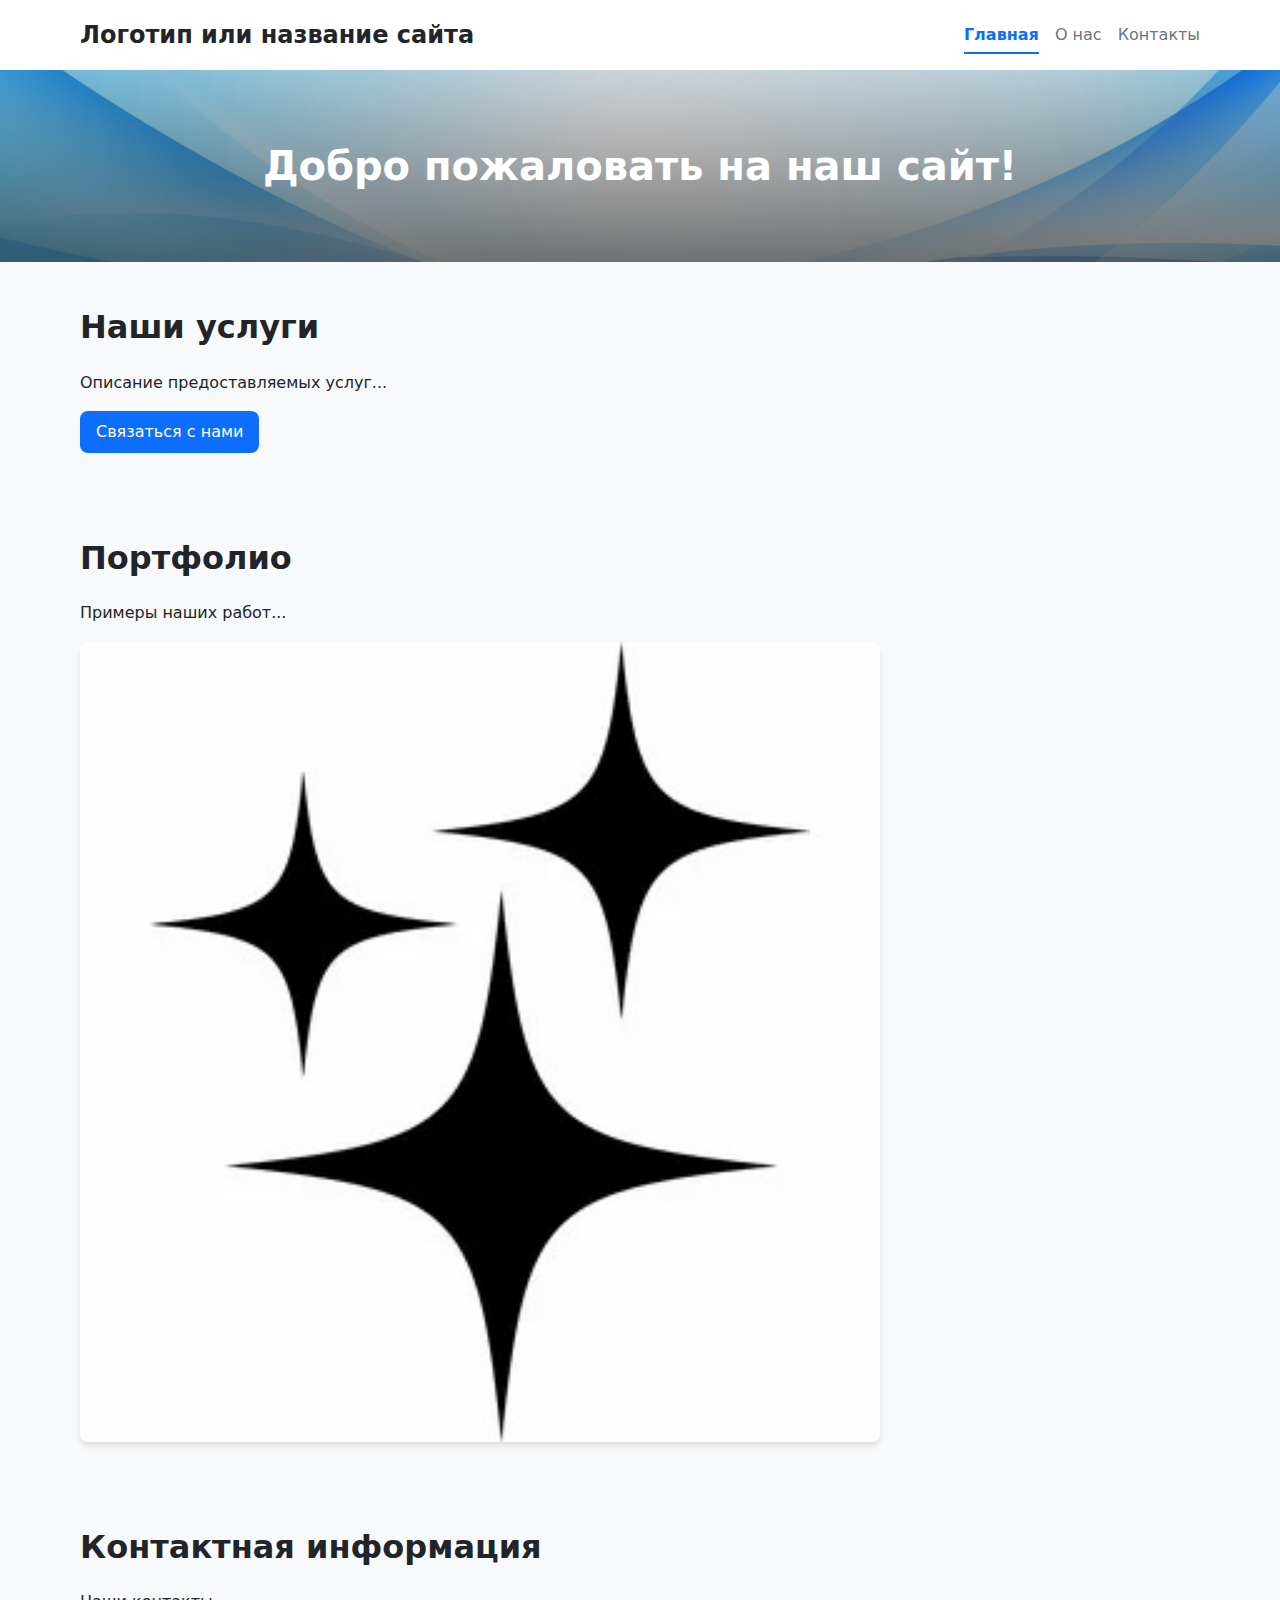
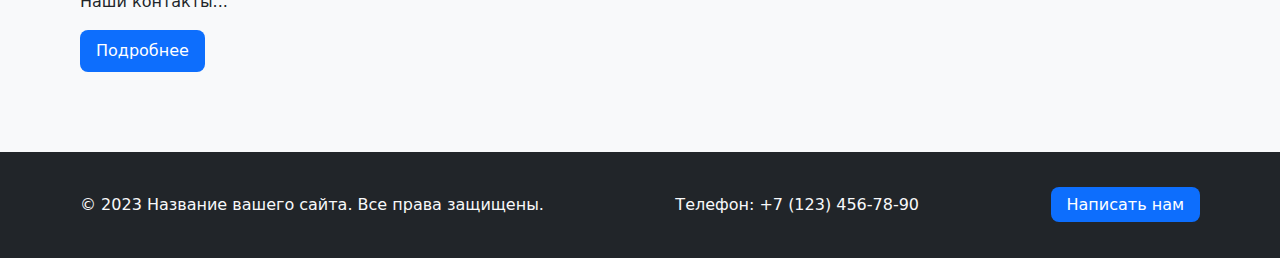
<file: index.html>
<!DOCTYPE html>
<html lang="ru">
<head>
 <meta charset="UTF-8">
 <meta name="viewport" content="width=device-width, initial-scale=1.0">
 <title>Главная - Мой сайт</title>
 <meta name="description" content="Краткое описание главной страницы моего сайта">
 <link rel="icon" href="assets/favicon.ico" type="image/x-icon">
<!-- Подключение таблицы стилей и скрипта -->
 <link rel="stylesheet" href="styles.css">
 <script src="main.js" defer></script>
</head>
<body>
<!-- Шапка сайта -->
<header class="site-header">
 <div class="container">
  <a class="site-header__brand" href="/">Логотип или название сайта</a>
  <!-- Главное меню навигации -->
  <nav class="site-nav" aria-label="Основная навигация">
   <ul class="site-nav__list">
    <li class="site-nav__item"><a class="site-nav__link site-nav__link--active" href="index.html">Главная</a></li>
    <li class="site-nav__item"><a class="site-nav__link" href="about.html">О нас</a></li>
    <li class="site-nav__item"><a class="site-nav__link" href="contacts.html">Контакты</a></li>
   </ul>
  </nav>
 </div>
</header>
<!-- Уникальное основное содержимое страницы -->
<main>
 <!-- Секция-герой с фоновым изображением -->
 <section class="hero">
  <div class="container">
   <h1 class="hero__title">Добро пожаловать на наш сайт!</h1>
  </div>
 </section>

 <div class="container">
  <!-- Секция 1 с якорем -->
  <section id="services" class="section">
   <h2 class="section__title">Наши услуги</h2>
   <p>Описание предоставляемых услуг...</p>
   <a href="#contacts" class="button">Связаться с нами</a> <!-- Якорная ссылка внутри страницы -->
  </section>
  <!-- Секция 2 с якорем -->
  <section id="portfolio" class="section">
   <h2 class="section__title">Портфолио</h2>
   <p>Примеры наших работ...</p>
   <!-- Responsive-изображение -->
   <picture>
    <source type="image/webp" srcset="assets/img/card.jpg">
    <img class="portfolio__image" src="assets/img/card.jpg" alt="Пример работы из портфолио" width="800" height="600" loading="lazy">
   </picture>
  </section>
  <!-- Секция 3 с якорем -->
  <section id="contacts" class="section">
   <h2 class="section__title">Контактная информация</h2>
   <p>Наши контакты...</p>
   <a href="contacts.html" class="button">Подробнее</a> <!-- Ссылка на отдельную страницу -->
  </section>
 </div>
</main>
<!-- Подвал сайта -->
<footer class="site-footer">
 <div class="container">
  <p>&copy; 2023 Название вашего сайта. Все права защищены.</p>
  <p>Телефон: +7 (123) 456-78-90</p>
  <!-- Кнопка для открытия модального окна -->
  <button id="openDialog" type="button" class="button">Написать нам</button>
 </div>
</footer> 
<!-- Модальное окно с формой обратной связи -->
<dialog id="contactDialog" class="modal" aria-labelledby="dialogTitle">
 <h2 id="dialogTitle" class="modal__title">Обратная связь</h2>
 <form id="contactForm" class="form" method="dialog" novalidate>
  <div class="form__group">
   <label class="form__label" for="name">Имя</label>
   <input class="form__input" id="name" name="name" type="text" required minlength="2" autocomplete="given-name">
  </div>
  <div class="form__group">
   <label class="form__label" for="email">E-mail</label>
   <input class="form__input" id="email" name="email" type="email" required autocomplete="email">
  </div>
  <div class="form__group">
   <label class="form__label" for="phone">Телефон</label>
   <input class="form__input" id="phone" name="phone" type="tel" inputmode="tel" autocomplete="tel" aria-describedby="phoneHelp" placeholder="+7 (___) ___-__-__" required pattern="^\+7 \(\d{3}\) \d{3}-\d{2}-\d{2}$">
   <small id="phoneHelp" class="form__help">Формат: +7 (900) 000-00-00</small>
  </div>
  <div class="form__group">
   <label class="form__label" for="date">Дата</label>
   <input class="form__input" id="date" name="date" type="date">
  </div>
  <div class="form__group">
   <label class="form__label" for="topic">Тема</label>
   <select class="form__input" id="topic" name="topic" required>
    <option value="">Выберите тему</option>
    <option>Вопрос</option>
    <option>Заказ</option>
   </select>
  </div>
  <div class="form__group">
   <label class="form__label" for="message">Сообщение</label>
   <textarea class="form__input" id="message" name="message" rows="4" required></textarea>
  </div>
  <div class="form-actions">
   <button type="button" id="closeDialog" class="button button--secondary">Закрыть</button>
   <button type="submit" class="button">Отправить</button>
  </div>
 </form>
</dialog>
</body>
</html>
</file>
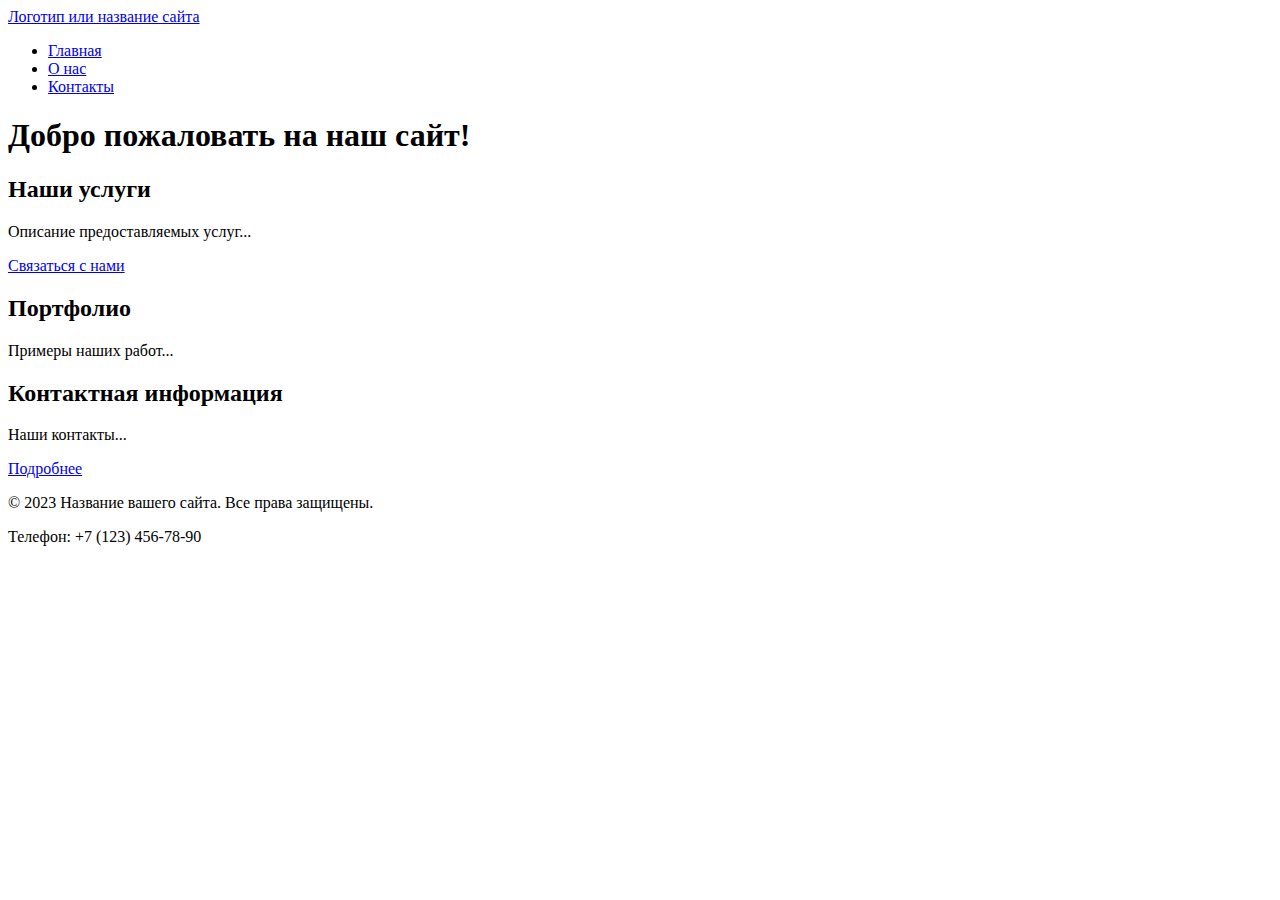
<file: src/index.html>
<!DOCTYPE html>
<html lang="ru">
<head>
 <meta charset="UTF-8">
 <meta name="viewport" content="width=device-width, initial-scale=1.0">
 <title>Главная - Название вашего сайта</title>
 <meta name="description" content="Краткое описание главной страницы вашего сайта">
 <link rel="icon" href="assets/favicon.ico" type="image/x-icon">
</head>
<body>
 <!-- Шапка сайта -->
 <header>
 <a href="/">Логотип или название сайта</a>
 <!-- Главное меню навигации -->
 <nav>
 <ul>
 <li><a href="index.html">Главная</a></li>
 <li><a href="about.html">О нас</a></li>
 <li><a href="contacts.html">Контакты</a></li>
 </ul>
 </nav>
 </header>
 <!-- Уникальное основное содержимое страницы -->
 <main>
 <h1>Добро пожаловать на наш сайт!</h1>
 <!-- Секция 1 с якорем -->
 <section id="services">
 <h2>Наши услуги</h2>
 <p>Описание предоставляемых услуг...</p>
 <a href="#contacts">Связаться с нами</a> <!-- Якорная ссылка внутри страницы -->
 </section>
 <!-- Секция 2 с якорем -->
 <section id="portfolio">
 <h2>Портфолио</h2>
 <p>Примеры наших работ...</p>
 </section>
 <!-- Секция 3 с якорем -->
 <section id="contacts">
 <h2>Контактная информация</h2>
 <p>Наши контакты...</p>
 <a href="contacts.html">Подробнее</a> <!-- Ссылка на отдельную страницу -->
 </section>
 </main>
 <!-- Подвал сайта -->
 <footer>
 <p>&copy; 2023 Название вашего сайта. Все права защищены.</p>
 <p>Телефон: +7 (123) 456-78-90</p>
 </footer>
</body>
</html>
</file>
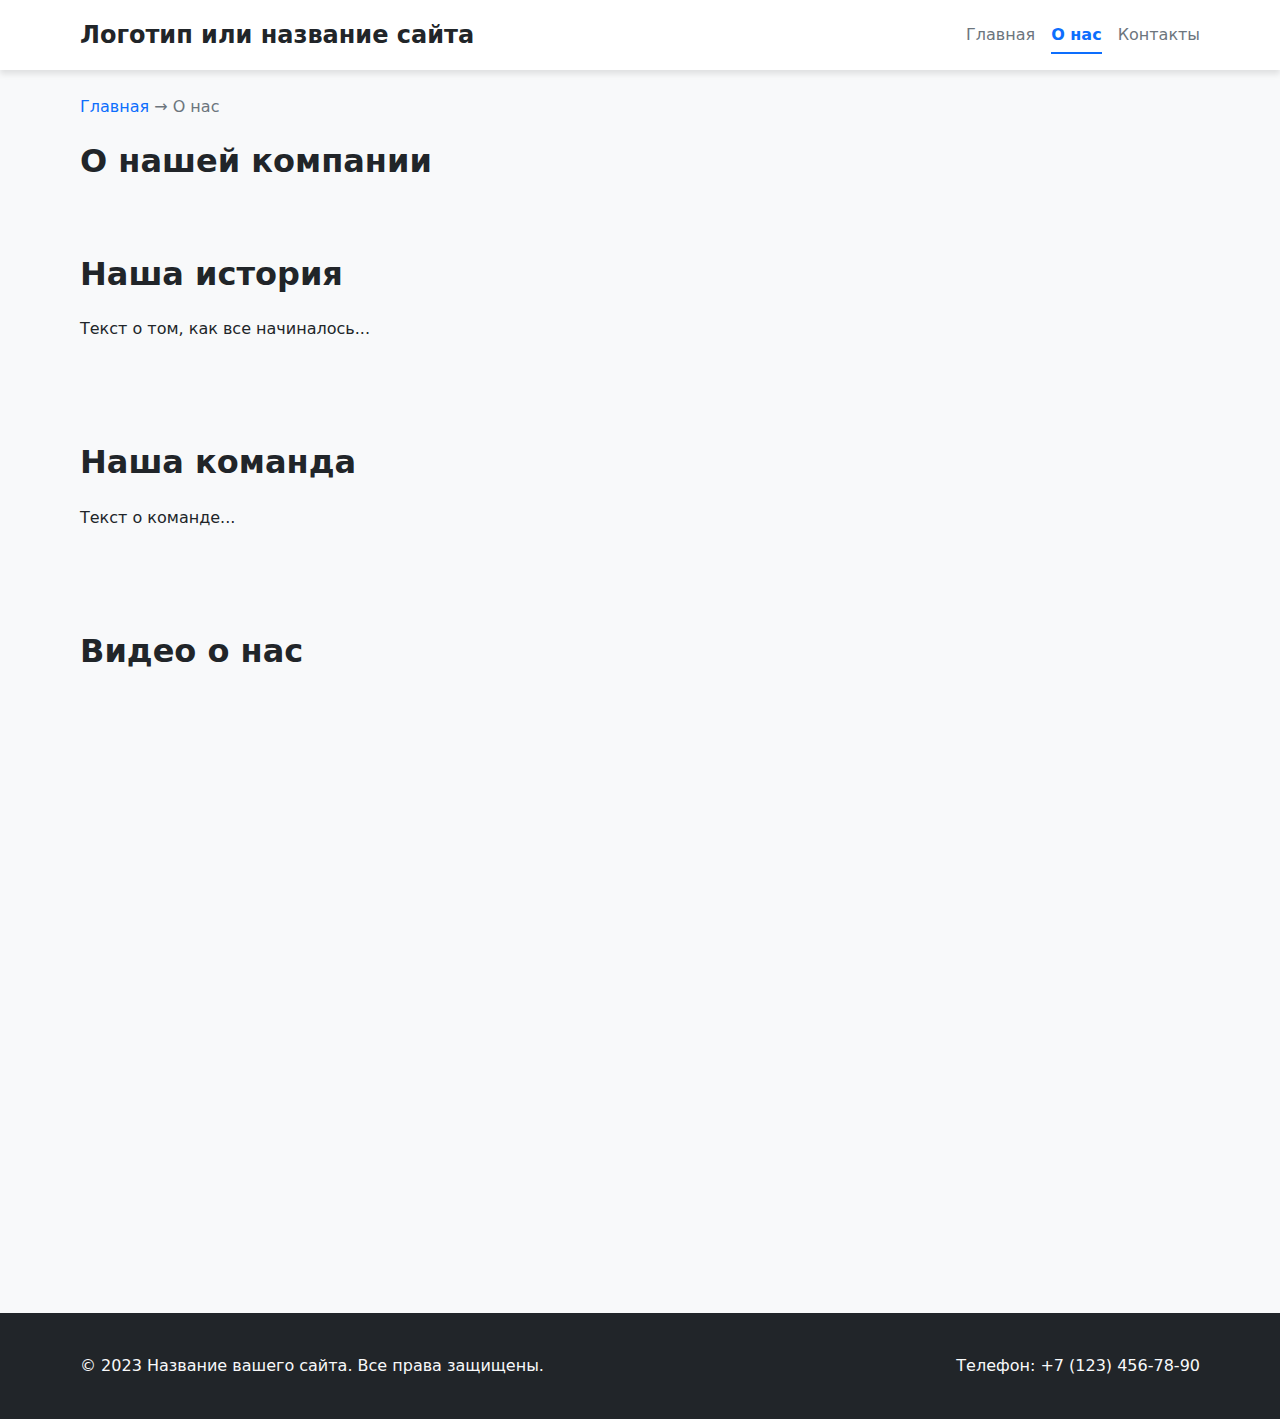
<file: about.html>
<!DOCTYPE html>
<html lang="ru">
<head>
 <meta charset="UTF-8">
 <meta name="viewport" content="width=device-width, initial-scale=1.0">
 <title>О нас - Мой сайт</title>
 <meta name="description" content="Краткое описание раздела О нас">
 <link rel="icon" href="assets/favicon.ico" type="image/x-icon">
<!-- Подключение таблицы стилей и скрипта -->
 <link rel="stylesheet" href="styles.css">
 <script src="main.js" defer></script>
</head>
<body>
<header class="site-header">
 <div class="container">
  <a class="site-header__brand" href="/">Логотип или название сайта</a>
  <!-- Главное меню навигации -->
  <nav class="site-nav" aria-label="Основная навигация">
   <ul class="site-nav__list">
    <li class="site-nav__item"><a class="site-nav__link" href="index.html">Главная</a></li>
    <li class="site-nav__item"><a class="site-nav__link site-nav__link--active" href="about.html">О нас</a></li>
    <li class="site-nav__item"><a class="site-nav__link" href="contacts.html">Контакты</a></li>
   </ul>
  </nav>
 </div>
</header>
<main class="container">
 <!-- Простые "хлебные крошки" -->
 <nav class="breadcrumbs" aria-label="Хлебные крошки">
  <a class="breadcrumbs__link" href="index.html">Главная</a> →
  <span class="breadcrumbs__current">О нас</span>
 </nav>
 <h1 class="page-title">О нашей компании</h1>
 <section class="section">
  <h2 class="section__title">Наша история</h2>
  <p>Текст о том, как все начиналось...</p>
 </section>
 <section class="section">
  <h2 class="section__title">Наша команда</h2>
  <p>Текст о команде...</p>
 </section>
 <!-- Новая секция с видео -->
 <section class="section">
  <h2 class="section__title">Видео о нас</h2>
  <div class="media">
   <iframe
    src="https://rutube.ru/play/embed/c78727b527bf53cb59c4b278b585b5a3"
    title="Видео о проекте"
    allow="autoplay; encrypted-media; picture-in-picture; web-share"
    allowfullscreen loading="lazy"></iframe>
  </div>
 </section>
</main>
<footer class="site-footer">
 <div class="container">
  <p>&copy; 2023 Название вашего сайта. Все права защищены.</p>
  <p>Телефон: +7 (123) 456-78-90</p>
 </div>
</footer>
</body>
</html>
</file>
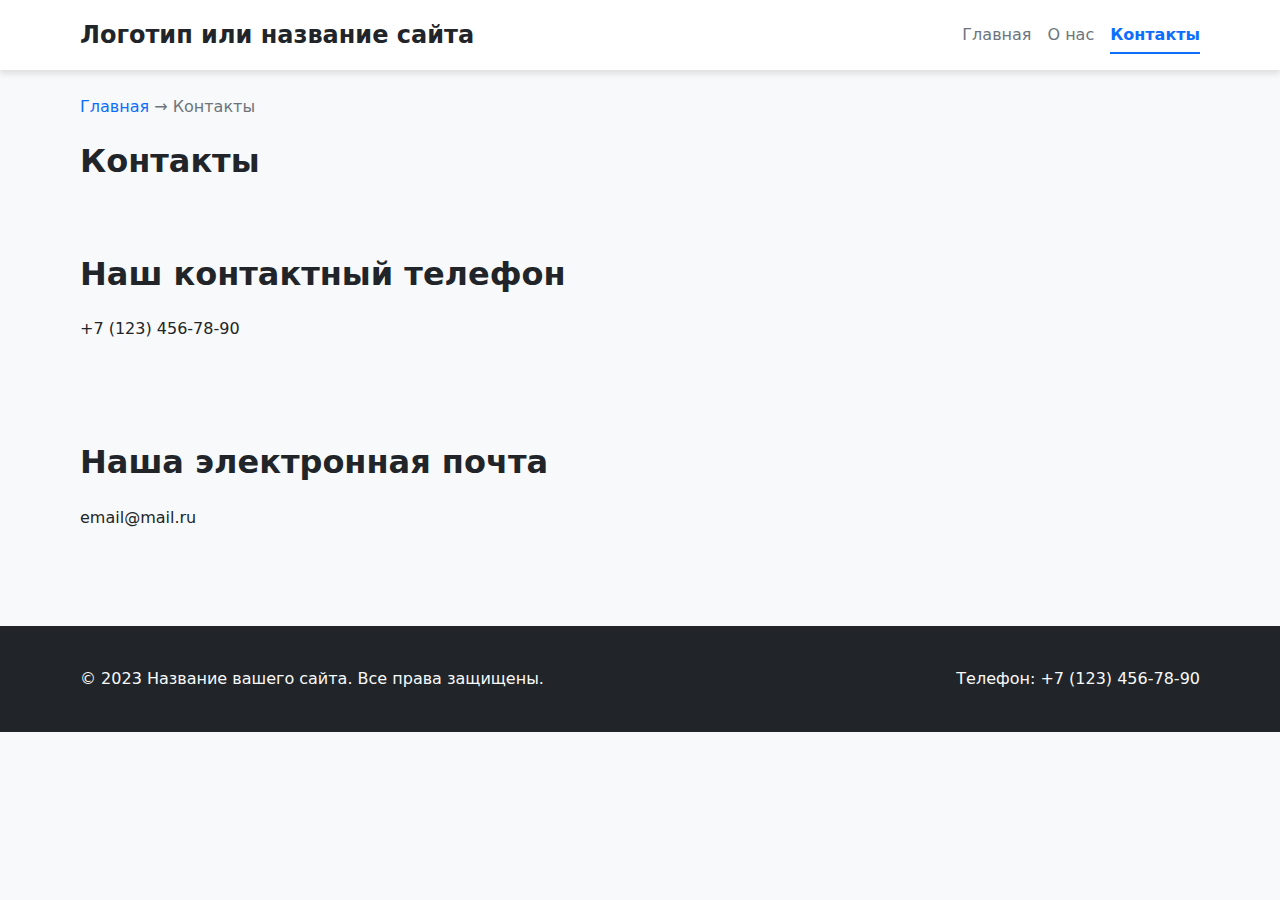
<file: contacts.html>
<!DOCTYPE html>
<html lang="ru">
<head>
 <meta charset="UTF-8">
 <meta name="viewport" content="width=device-width, initial-scale=1.0">
 <title>Контакты моего сайта</title>
 <meta name="description" content="Краткое описание контактов моего сайта">
 <link rel="icon" href="assets/favicon.ico" type="image/x-icon">
<!-- Подключение таблицы стилей и скрипта -->
 <link rel="stylesheet" href="styles.css">
 <script src="main.js" defer></script>
</head>
<body>
<header class="site-header">
 <div class="container">
  <a class="site-header__brand" href="/">Логотип или название сайта</a>
  <!-- Главное меню навигации -->
  <nav class="site-nav" aria-label="Основная навигация">
   <ul class="site-nav__list">
    <li class="site-nav__item"><a class="site-nav__link" href="index.html">Главная</a></li>
    <li class="site-nav__item"><a class="site-nav__link" href="about.html">О нас</a></li>
    <li class="site-nav__item"><a class="site-nav__link site-nav__link--active" href="contacts.html">Контакты</a></li>
   </ul>
  </nav>
 </div>
</header>
<main class="container">
 <!-- Простые "хлебные крошки" -->
 <nav class="breadcrumbs" aria-label="Хлебные крошки">
  <a class="breadcrumbs__link" href="index.html">Главная</a> →
  <span class="breadcrumbs__current">Контакты</span>
 </nav>
 <h1 class="page-title">Контакты</h1>
 <section class="section">
  <h2 class="section__title">Наш контактный телефон</h2>
  <p>+7 (123) 456-78-90</p>
 </section>
 <section class="section">
  <h2 class="section__title">Наша электронная почта</h2>
  <p>email@mail.ru</p>
 </section>
</main>
<footer class="site-footer">
 <div class="container">
  <p>&copy; 2023 Название вашего сайта. Все права защищены.</p>
  <p>Телефон: +7 (123) 456-78-90</p>
 </div>
</footer>
</body>
</html>
</file>
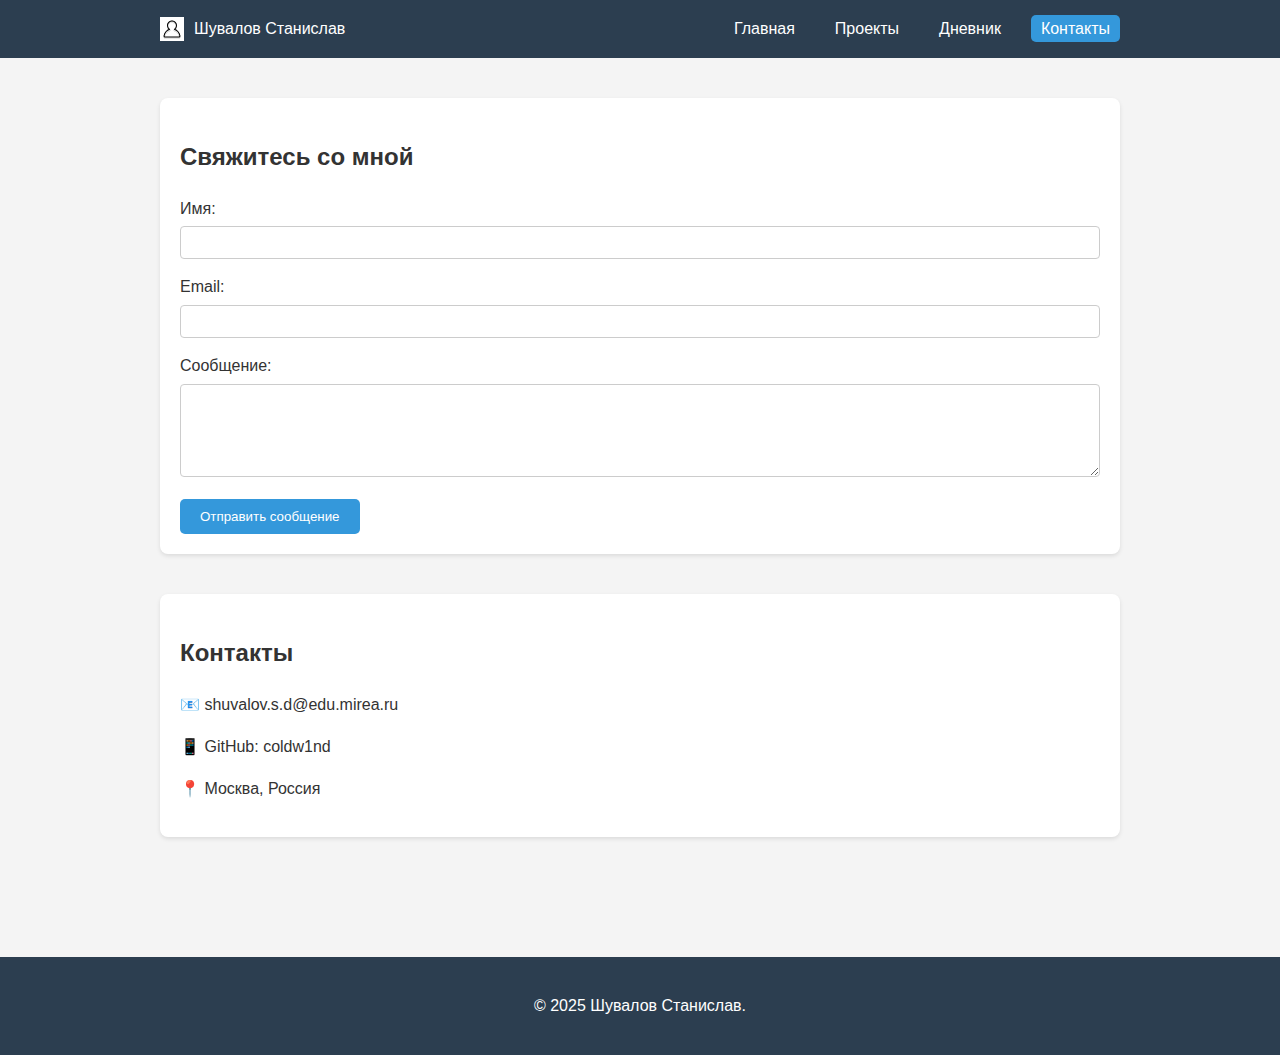
<file: pages/contacts.html>
<!DOCTYPE html>
<html lang="ru">
<head>
    <meta charset="UTF-8">
    <meta name="viewport" content="width=device-width, initial-scale=1.0">
    <title>Контакты</title>
    <link rel="stylesheet" href="../styles/styles.css">
</head>
<body>
    <header class="header">
        <div class="container">
            <div class="header-content">
                <div class="logo">
                    <img src="../images/icons/profile-icon.svg" alt="Логотип">
                    <span>Шувалов Станислав</span>
                </div>
                <nav class="nav">
                    <ul>
                        <li><a href="../index.html">Главная</a></li>
                        <li><a href="projects.html">Проекты</a></li>
                        <li><a href="diary.html">Дневник</a></li>
                        <li><a href="contacts.html" class="active">Контакты</a></li>
                    </ul>
                </nav>
            </div>
        </div>
    </header>
    <main class="main">
        <div class="container">
            <section class="contact-form-section">
                <h2>Свяжитесь со мной</h2>
                <form id="contact-form" class="contact-form">
                    <div class="form-group"><label for="name">Имя:</label><input type="text" id="name" name="name" required></div>
                    <div class="form-group"><label for="email">Email:</label><input type="email" id="email" name="email" required></div>
                    <div class="form-group"><label for="message">Сообщение:</label><textarea id="message" name="message" rows="5" required></textarea></div>
                    <button type="submit" class="btn">Отправить сообщение</button>
                </form>
            </section>
            <section class="contact-info">
                <h2>Контакты</h2>
                <p>📧 shuvalov.s.d@edu.mirea.ru</p>
                <p>📱 GitHub: coldw1nd</p>
                <p>📍 Москва, Россия</p>
            </section>
        </div>
    </main>
    <footer class="footer">
        <div class="container"><p>© 2025 Шувалов Станислав.</p></div>
    </footer>
    <script src="../scripts/script.js"></script>
</body>
</html>
</file>
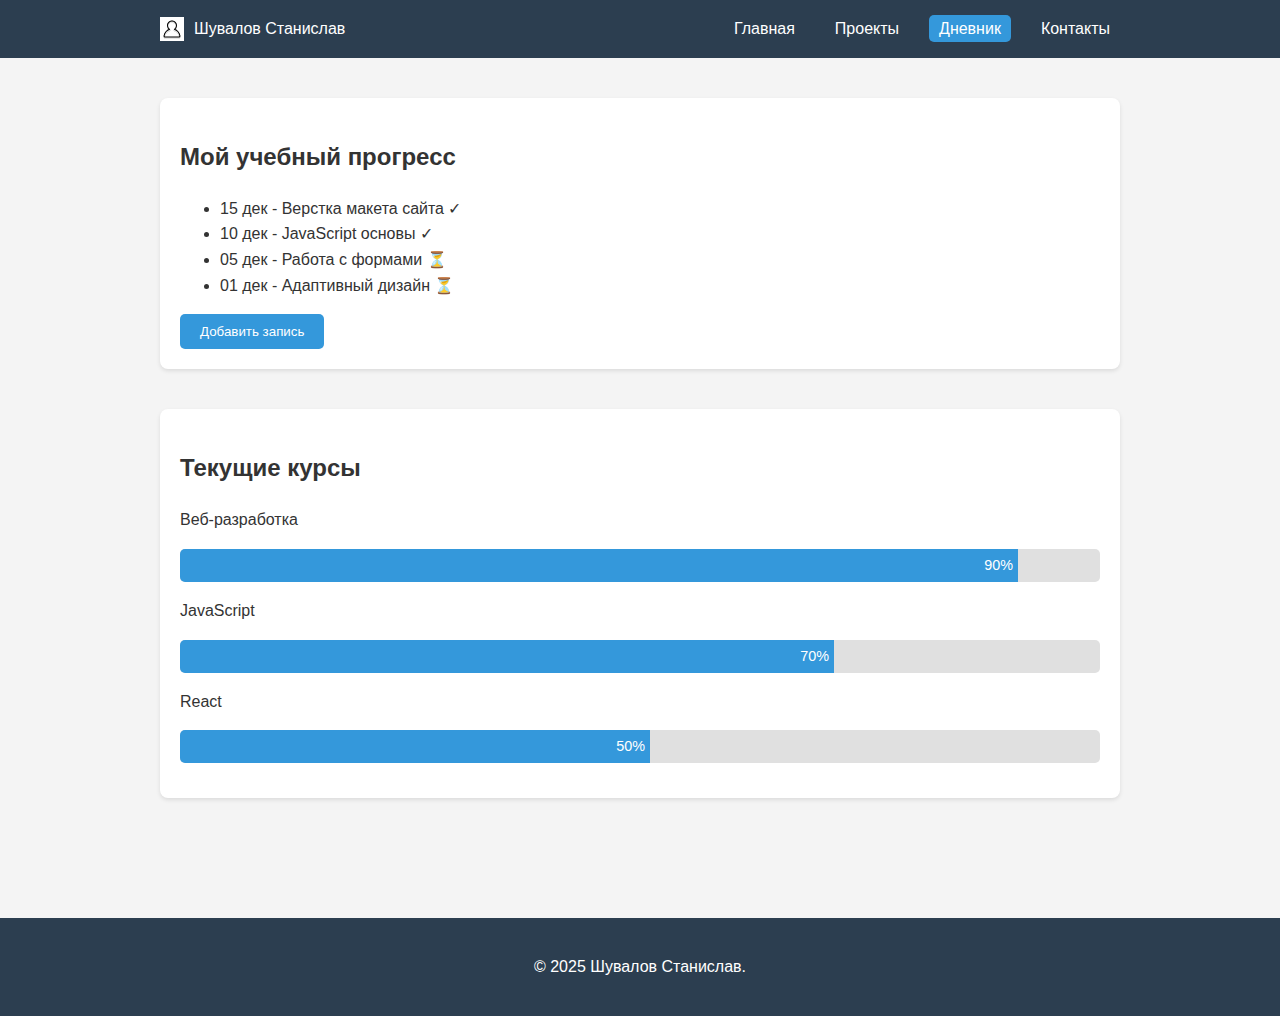
<file: pages/diary.html>
<!DOCTYPE html>
<html lang="ru">
<head>
    <meta charset="UTF-8">
    <meta name="viewport" content="width=device-width, initial-scale=1.0">
    <title>Учебный дневник</title>
    <link rel="stylesheet" href="../styles/styles.css">
</head>
<body>
    <header class="header">
        <div class="container">
            <div class="header-content">
                <div class="logo">
                    <img src="../images/icons/profile-icon.svg" alt="Логотип">
                    <span>Шувалов Станислав</span>
                </div>
                <nav class="nav">
                    <ul>
                        <li><a href="../index.html">Главная</a></li>
                        <li><a href="projects.html">Проекты</a></li>
                        <li><a href="diary.html" class="active">Дневник</a></li>
                        <li><a href="contacts.html">Контакты</a></li>
                    </ul>
                </nav>
            </div>
        </div>
    </header>
    <main class="main">
        <div class="container">
            <section class="diary-section">
                <h2>Мой учебный прогресс</h2>
                <ul class="diary-list">
                    <li>15 дек - Верстка макета сайта ✓</li>
                    <li>10 дек - JavaScript основы ✓</li>
                    <li>05 дек - Работа с формами ⏳</li>
                    <li>01 дек - Адаптивный дизайн ⏳</li>
                </ul>
                <button class="btn">Добавить запись</button>
            </section>
            <section class="courses-section">
                <h2>Текущие курсы</h2>
                <div class="skill-item"><p>Веб-разработка</p><div class="progress-bar"><div class="progress" style="width: 90%;">90%</div></div></div>
                <div class="skill-item"><p>JavaScript</p><div class="progress-bar"><div class="progress" style="width: 70%;">70%</div></div></div>
                <div class="skill-item"><p>React</p><div class="progress-bar"><div class="progress" style="width: 50%;">50%</div></div></div>
            </section>
        </div>
    </main>
    <footer class="footer">
        <div class="container"><p>© 2025 Шувалов Станислав.</p></div>
    </footer>
</body>
</html>
</file>
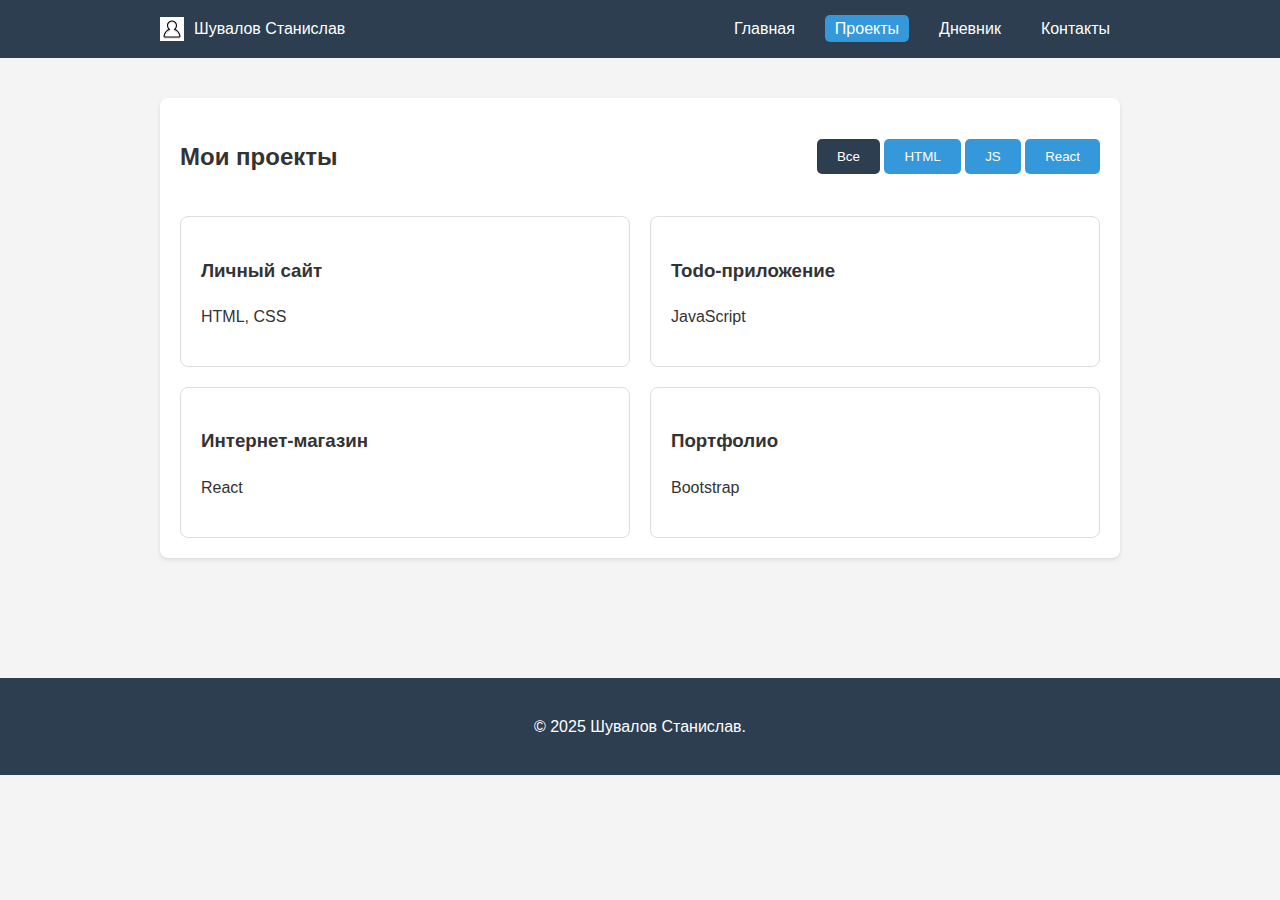
<file: pages/projects.html>
<!DOCTYPE html>
<html lang="ru">
<head>
    <meta charset="UTF-8">
    <meta name="viewport" content="width=device-width, initial-scale=1.0">
    <title>Мои проекты</title>
    <link rel="stylesheet" href="../styles/styles.css">
</head>
<body>
    <header class="header">
        <div class="container">
            <div class="header-content">
                <div class="logo">
                    <img src="../images/icons/profile-icon.svg" alt="Логотип">
                    <span>Шувалов Станислав</span>
                </div>
                <nav class="nav">
                    <ul>
                        <li><a href="../index.html">Главная</a></li>
                        <li><a href="projects.html" class="active">Проекты</a></li>
                        <li><a href="diary.html">Дневник</a></li>
                        <li><a href="contacts.html">Контакты</a></li>
                    </ul>
                </nav>
            </div>
        </div>
    </header>
    <main class="main">
        <div class="container">
            <section class="projects-page">
                <div class="projects-header">
                    <h2>Мои проекты</h2>
                    <div class="filter-buttons">
                        <button class="btn filter-btn" data-filter="all">Все</button>
                        <button class="btn filter-btn" data-filter="html">HTML</button>
                        <button class="btn filter-btn" data-filter="js">JS</button>
                        <button class="btn filter-btn" data-filter="react">React</button>
                    </div>
                </div>
                <div class="projects-gallery">
                    <div class="project-card" data-category="html"><h3>Личный сайт</h3><p>HTML, CSS</p></div>
                    <div class="project-card" data-category="js"><h3>Todo-приложение</h3><p>JavaScript</p></div>
                    <div class="project-card" data-category="react"><h3>Интернет-магазин</h3><p>React</p></div>
                    <div class="project-card" data-category="html"><h3>Портфолио</h3><p>Bootstrap</p></div>
                </div>
            </section>
        </div>
    </main>
    <footer class="footer">
        <div class="container"><p>© 2025 Шувалов Станислав.</p></div>
    </footer>
    <div id="project-modal" class="modal">
        <div class="modal-content">
            <span class="close-button">&times;</span>
            <h2 id="modal-title">Название проекта</h2>
            <p id="modal-description">Описание проекта...</p>
        </div>
    </div>
    <script src="../scripts/script.js"></script>
</body>
</html>
</file>
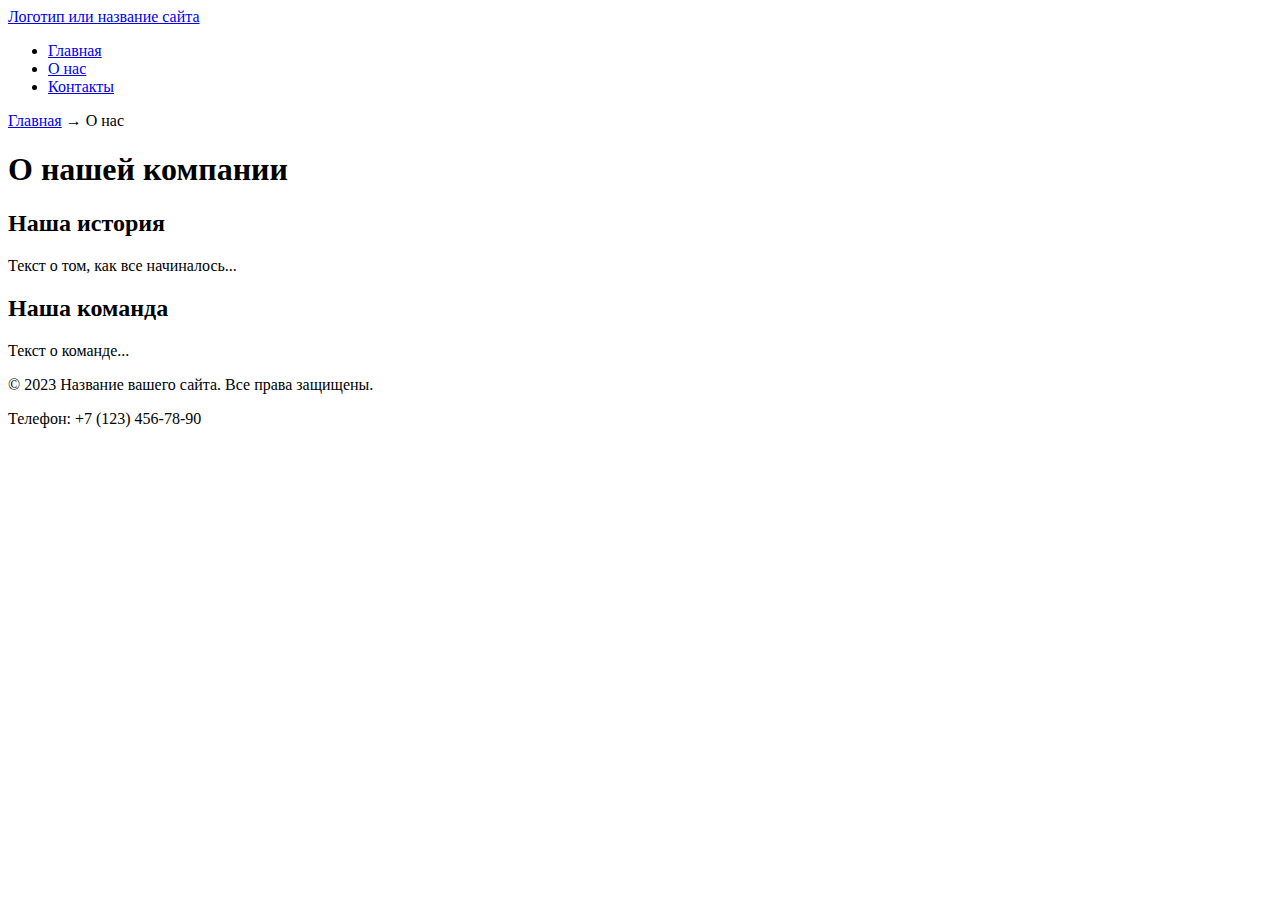
<file: src/about.html>
<!DOCTYPE html>
<html lang="ru">
<head>
 <meta charset="UTF-8">
 <meta name="viewport" content="width=device-width, initial-scale=1.0">
 <title>Главная - Название вашего сайта</title>
 <meta name="description" content="Краткое описание главной страницы вашего сайта">
 <link rel="icon" href="assets/favicon.ico" type="image/x-icon">
 <title>О нас - Название вашего сайта</title>
 <meta name="description" content="Узнайте больше о нашей компании и истории">
</head>
<body>
 <header>
 <a href="/">Логотип или название сайта</a>
 <!-- Главное меню навигации -->
 <nav>
 <ul>
 <li><a href="index.html">Главная</a></li>
 <li><a href="about.html">О нас</a></li>
 <li><a href="contacts.html">Контакты</a></li>
 </ul>
 </nav>
 </header>
 <main>
 <!-- Простые "хлебные крошки" -->
 <nav aria-label="Хлебные крошки">
 <a href="index.html">Главная</a> →
 <span>О нас</span>
 </nav>
 <h1>О нашей компании</h1>
 <section>
 <h2>Наша история</h2>
 <p>Текст о том, как все начиналось...</p>
 </section>
 <section>
 <h2>Наша команда</h2>
 <p>Текст о команде...</p>
 </section>
 </main>
 <footer>
 <p>&copy; 2023 Название вашего сайта. Все права защищены.</p>
 <p>Телефон: +7 (123) 456-78-90</p>
 </footer>
</body>
</html>
</file>
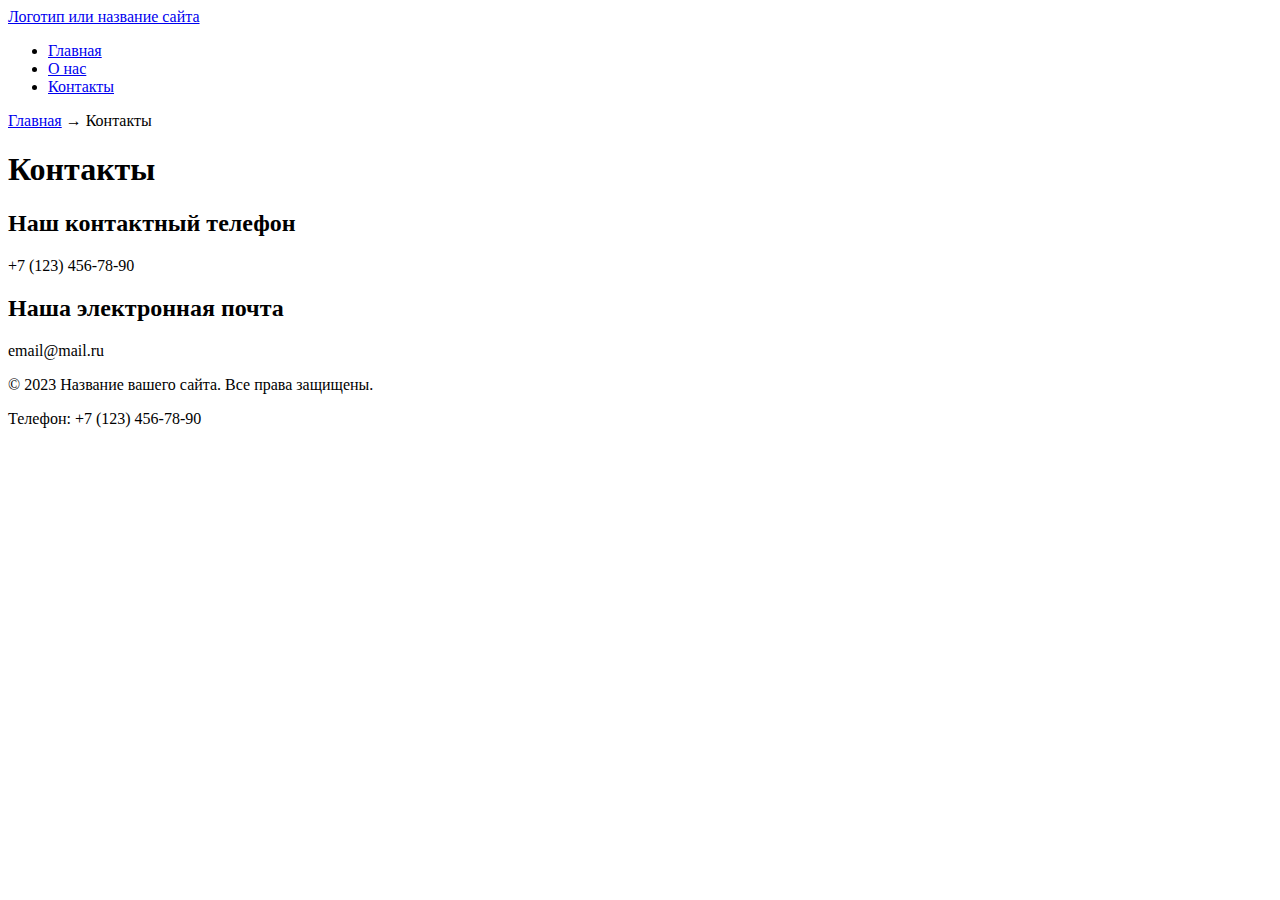
<file: src/contacts.html>
<!DOCTYPE html>
<html lang="ru">
<head>
 <meta charset="UTF-8">
 <meta name="viewport" content="width=device-width, initial-scale=1.0">
 <title>Главная - Название вашего сайта</title>
 <meta name="description" content="Краткое описание главной страницы вашего сайта">
 <link rel="icon" href="assets/favicon.ico" type="image/x-icon">
 <title>О нас - Название вашего сайта</title>
 <meta name="description" content="Узнайте больше о нашей компании и истории">
</head>
<body>
 <header>
 <a href="/">Логотип или название сайта</a>
 <!-- Главное меню навигации -->
 <nav>
 <ul>
 <li><a href="index.html">Главная</a></li>
 <li><a href="about.html">О нас</a></li>
 <li><a href="contacts.html">Контакты</a></li>
 </ul>
 </nav>
 </header>
 <main>
 <!-- Простые "хлебные крошки" -->
 <nav aria-label="Хлебные крошки">
 <a href="index.html">Главная</a> →
 <span>Контакты</span>
 </nav>
 <h1>Контакты</h1>
 <section>
 <h2>Наш контактный телефон</h2>
 <p>+7 (123) 456-78-90</p>
 </section>
 <section>
 <h2>Наша электронная почта</h2>
 <p>email@mail.ru</p>
 </section>
 </main>
 <footer>
 <p>&copy; 2023 Название вашего сайта. Все права защищены.</p>
 <p>Телефон: +7 (123) 456-78-90</p>
 </footer>
</body>
</html>
</file>
<file: styles.css>
/* Переменные (токены) для всего сайта */
/* Чтобы легко менять цвета и отступы в одном месте */
:root {
 --color-bg: #f8f9fa;
 --color-fg: #212529;
 --color-muted: #6c757d;
 --color-primary: #0d6efd;
 --color-danger: #dc3545;
 --color-white: #fff;
 --font-body: system-ui, sans-serif;
 --space-1: 4px;
 --space-2: 8px;
 --space-3: 16px;
 --space-4: 24px;
 --space-5: 40px;
 --radius: 8px;
 --shadow: 0 4px 6px rgba(0, 0, 0, .1);
}

/* Базовые стили и сброс */
* {
 box-sizing: border-box;
}

html {
 scroll-behavior: smooth;
}

body {
 margin: 0;
 padding: 0;
 background: var(--color-bg);
 color: var(--color-fg);
 font-family: var(--font-body);
 line-height: 1.6;
}

img, video {
 max-width: 100%;
 height: auto;
 display: block;
}

.container {
 width: min(100% - 2 * var(--space-4), 1120px);
 margin-inline: auto;
}

/* Стили для состояний элементов */

/* Состояние :focus-visible - чтобы рамка была видна при навигации с клавиатуры (Tab) */
:where(a, button, input, select, textarea):focus-visible {
 outline: 2px solid var(--color-primary);
 outline-offset: 2px;
}

/* Состояние :target - для подсветки якоря при переходе по ссылке */
:target {
 outline: 2px dashed var(--color-primary);
 outline-offset: 4px;
}

/* БЭМ-Блок: Шапка сайта (site-header) */
.site-header {
 background: var(--color-white);
 padding-block: var(--space-3);
 box-shadow: var(--shadow);
}

.site-header .container {
 display: flex;
 justify-content: space-between;
 align-items: center;
}

.site-header__brand {
 font-size: 1.5rem;
 font-weight: bold;
 text-decoration: none;
 color: var(--color-fg);
}

/* БЭМ-Блок: Навигация (site-nav) */
.site-nav__list {
 margin: 0;
 padding: 0;
 list-style: none;
 display: flex;
 gap: var(--space-3);
}

/* БЭМ: элемент __link внутри блока .site-nav */
.site-nav__link {
 text-decoration: none;
 color: var(--color-muted);
 padding: var(--space-2) 0;
}

.site-nav__link:hover {
 color: var(--color-primary);
}

/* БЭМ: модификатор --active для активной ссылки */
.site-nav__link--active {
 color: var(--color-primary);
 font-weight: bold;
 border-bottom: 2px solid var(--color-primary);
}

/* БЭМ-Блок: "Герой" (hero) */
/* Медиа: фоновая картинка с градиентом для контраста */
.hero {
 background: linear-gradient(to top, rgba(0,0,0,.55), rgba(0,0,0,.15)), url("assets/img/hero.jpg") center/cover no-repeat;
 color: var(--color-white);
 padding: 4rem 0;
 text-align: center;
}

.hero__title {
 font-size: 2.5rem;
 margin: 0;
}

/* БЭМ-Блок: Секция (section) */
.section {
 padding-block: var(--space-5);
}

.section__title {
 margin: 0 0 var(--space-3);
 font-size: 2rem;
}

/* БЭМ-Блок: Хлебные крошки (breadcrumbs) */
.breadcrumbs {
 margin-top: var(--space-4);
 color: var(--color-muted);
}

.breadcrumbs__link {
 color: var(--color-primary);
 text-decoration: none;
}

.page-title {
 margin-top: var(--space-3);
}

/* Стили для медиа (картинки, видео) */
.portfolio__image {
 border-radius: var(--radius);
 box-shadow: var(--shadow);
}

/* Медиа: контейнер для видео с фикс. пропорциями (16/9) */
.media {
 aspect-ratio: 16/9;
 width: min(100%, 960px);
 margin-inline: auto;
 border-radius: var(--radius);
 overflow: hidden;
}

.media iframe {
 width: 100%;
 height: 100%;
 border: 0;
}

/* БЭМ-Блок: Подвал сайта (site-footer) */
.site-footer {
 background: var(--color-fg);
 color: var(--color-bg);
 padding-block: var(--space-4);
 margin-top: var(--space-5);
}

.site-footer .container {
 display: flex;
 justify-content: space-between;
 align-items: center;
}

/* БЭМ-Блок: Кнопка (button) */
.button {
 display: inline-block;
 background: var(--color-primary);
 color: var(--color-white);
 border: none;
 cursor: pointer;
 padding: var(--space-2) var(--space-3);
 border-radius: var(--radius);
 text-decoration: none;
 font-family: inherit;
 font-size: 1rem;
}

/* Состояние :hover - для изменения вида при наведении мыши */
.button:hover {
 filter: brightness(0.9);
}

.button--secondary {
 background: var(--color-muted);
}

/* БЭМ-Блок: Модальное окно (modal) */
.modal {
 padding: var(--space-4);
 border: none;
 border-radius: var(--radius);
 box-shadow: var(--shadow);
 max-width: 500px;
 width: 90%;
}

.modal::backdrop {
 background: rgba(0, 0, 0, .5);
}

.modal__title {
 margin: 0 0 var(--space-3);
}

/* БЭМ-Блок: Форма (form) */
.form__group {
 margin-bottom: var(--space-3);
}

.form__label {
 display: block;
 margin-bottom: var(--space-2);
 color: var(--color-muted);
}

.form__input {
 width: 100%;
 padding: var(--space-2) var(--space-3);
 border: 1px solid #ccc;
 border-radius: var(--radius);
 font-family: inherit;
}

/* Состояние [aria-invalid="true"] - для стилизации полей с ошибкой */
.form__input[aria-invalid="true"] {
 border-color: var(--color-danger);
}

.form__help {
 font-size: 0.875rem;
 color: var(--color-muted);
 margin-top: var(--space-1);
 display: block;
}

.form-actions {
 display: flex;
 gap: var(--space-2);
 margin-top: var(--space-4);
}
</file>
<file: styles/styles.css>
/* Используем переменные, чтобы было удобно менять цвета на всем сайте */
:root {
    --primary-color: #3498db;
    --secondary-color: #2c3e50;
    --background-color: #f4f4f4;
    --card-bg-color: #ffffff;
    --text-color: #333;
    --border-radius: 8px;
}

body {
    font-family: Arial, sans-serif;
    margin: 0;
    background-color: var(--background-color);
    color: var(--text-color);
    line-height: 1.6;
}

.container {
    max-width: 960px;
    margin: 0 auto;
    padding: 0 20px;
}

/* Шапка сайта */
.header {
    background-color: var(--secondary-color);
    color: white;
    padding: 1rem 0;
    position: sticky; /* чтобы шапка "прилипала" при скролле */
    top: 0;
    z-index: 100;
}

.header-content {
    display: flex;
    justify-content: space-between;
    align-items: center;
}

/* Настраиваем контейнер логотипа для выравнивания */
.logo {
    display: flex;
    align-items: center;
    gap: 10px;
}

/* Стили для картинки-иконки внутри логотипа */
.logo img {
    width: 24px;
    height: 24px;
}

.nav ul {
    margin: 0;
    padding: 0;
    list-style: none;
    display: flex;
}

.nav li {
    margin-left: 20px;
}

.nav a {
    color: white;
    text-decoration: none;
    padding: 5px 10px;
    border-radius: 5px;
    transition: background-color 0.2s;
}

.nav a:hover, .nav a.active {
    background-color: var(--primary-color);
}

.main {
    padding: 40px 0;
}

section {
    margin-bottom: 40px;
    background-color: var(--card-bg-color);
    padding: 20px;
    border-radius: var(--border-radius);
    box-shadow: 0 2px 4px rgba(0,0,0,0.1);
}

/* Стили для главной страницы */
.about-me {
    display: flex;
    align-items: center;
    gap: 30px;
}

.my-photo {
    width: 150px;
    height: 150px;
    border-radius: 50%;
    object-fit: cover; /* чтобы фото не искажалось */
}

.btn {
    display: inline-block;
    background-color: var(--primary-color);
    color: white;
    padding: 10px 20px;
    text-decoration: none;
    border-radius: 5px;
    border: none;
    cursor: pointer;
}

.skill-item {
    margin-bottom: 15px;
}

.progress-bar {
    background-color: #e0e0e0;
    border-radius: 5px;
    overflow: hidden; /* чтобы внутренний блок не вылезал */
}

.progress {
    background-color: var(--primary-color);
    color: white;
    padding: 5px;
    text-align: right;
    font-size: 0.9em;
}

.projects-grid {
    display: grid;
    grid-template-columns: repeat(3, 1fr); /* 3 колонки */
    gap: 20px;
}

.project-card-small {
    background-color: #f0f0f0;
    padding: 40px 20px;
    text-align: center;
    border-radius: var(--border-radius);
}

/* Стили для страницы проектов */
.projects-header {
    display: flex;
    justify-content: space-between;
    align-items: center;
    margin-bottom: 20px;
}

.projects-gallery {
    display: grid;
    grid-template-columns: repeat(2, 1fr); /* 2 колонки */
    gap: 20px;
}

.project-card {
    padding: 20px;
    border: 1px solid #ddd;
    border-radius: var(--border-radius);
    cursor: pointer;
}

/* Модальное окно */
.modal {
    display: none; /* по умолчанию скрыто */
    position: fixed;
    z-index: 200;
    left: 0;
    top: 0;
    width: 100%;
    height: 100%;
    background-color: rgba(0,0,0,0.5); /* полупрозрачный фон */
}

.modal-content {
    background-color: #fefefe;
    margin: 15% auto;
    padding: 20px;
    border-radius: var(--border-radius);
    width: 80%;
    max-width: 500px;
    position: relative;
}

.close-button {
    color: #aaa;
    float: right;
    font-size: 28px;
    font-weight: bold;
    cursor: pointer;
}

/* Стили для страницы контактов */
.contact-form .form-group {
    margin-bottom: 15px;
}

.contact-form label {
    display: block;
    margin-bottom: 5px;
}

.contact-form input,
.contact-form textarea {
    width: 100%;
    padding: 8px;
    box-sizing: border-box; /* чтобы padding не влиял на ширину */
    border: 1px solid #ccc;
    border-radius: 4px;
}

/* Подвал сайта */
.footer {
    background-color: var(--secondary-color);
    color: white;
    text-align: center;
    padding: 20px 0;
    margin-top: 40px;
}

/* Стиль для активной кнопки фильтра */
.filter-btn.active-filter {
    background-color: var(--secondary-color);
    color: white;
    cursor: default; /* меняем курсор, т.к. кнопка уже нажата */
}

/* Адаптивность для мобильных устройств */

/* Все что ниже, сработает на экранах шириной 768px и меньше */
@media (max-width: 768px) {
    .header-content {
        flex-direction: column; /* лого и навигация встанут друг под другом */
        gap: 10px;
    }

    .nav ul {
        justify-content: center; /* кнопки навигации по центру */
    }

    .about-me {
        flex-direction: column; /* фото и текст встанут друг под другом */
        text-align: center;
    }

    .projects-grid {
        grid-template-columns: 1fr 1fr; /* 2 колонки на планшете */
    }

    .projects-gallery {
        grid-template-columns: 1fr; /* 1 колонка на телефоне */
    }

    .projects-header {
        flex-direction: column;
        gap: 15px;
    }
}

/* На совсем маленьких экранах  */
@media (max-width: 480px) {
    .projects-grid {
        grid-template-columns: 1fr; /* 1 колонка */
    }

    .nav li {
        margin-left: 10px; /* уменьшим отступы в меню */
    }
}
</file>
